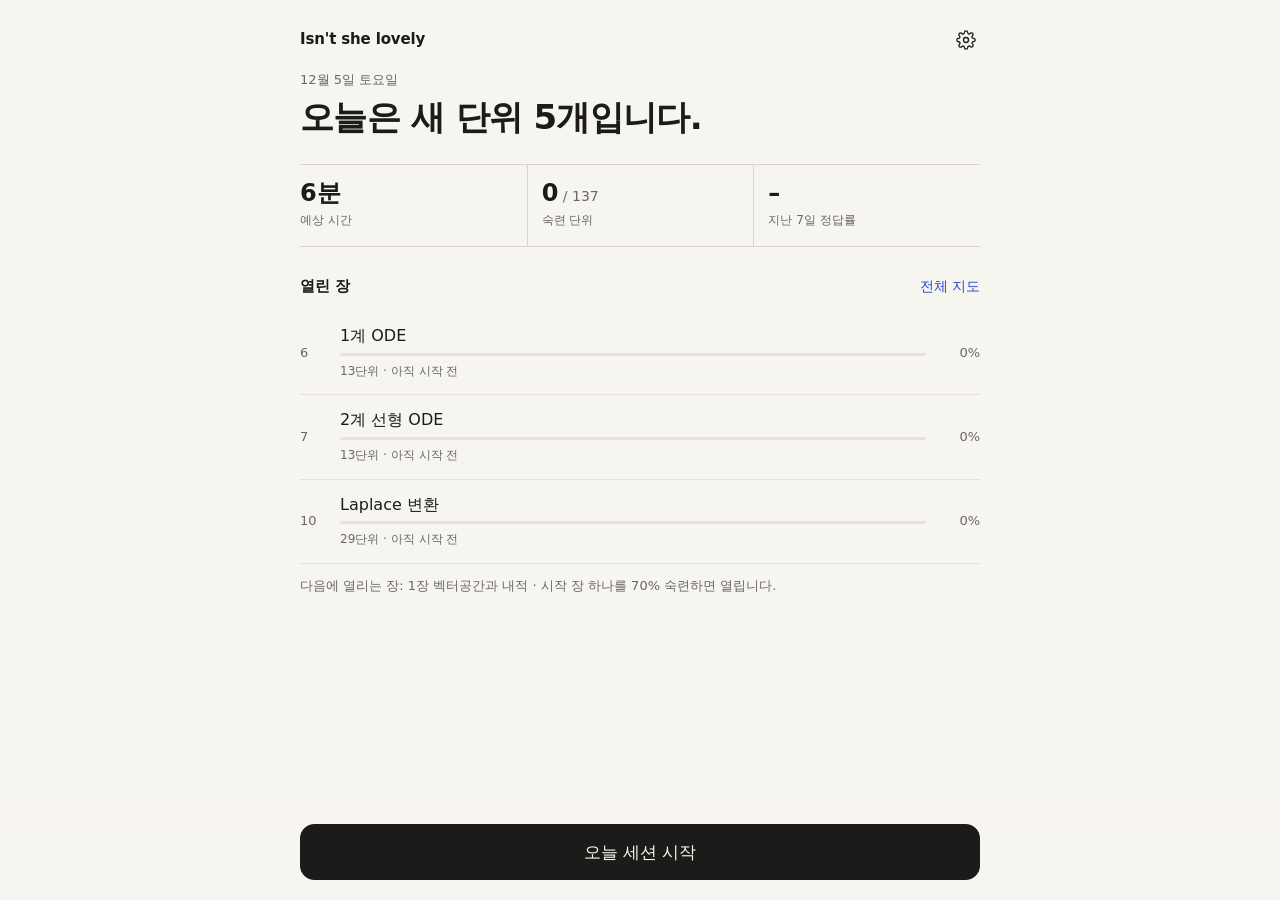
<file: index.html>
<!DOCTYPE html>
<html lang="ko">
<head>
<meta charset="utf-8">
<meta name="viewport" content="width=device-width, initial-scale=1">
<meta name="theme-color" content="#f7f5f0" media="(prefers-color-scheme: light)">
<meta name="theme-color" content="#151412" media="(prefers-color-scheme: dark)">
<title>Isn't she lovely</title>
<link rel="stylesheet" href="app/vendor/katex/katex.min.css">
<link rel="stylesheet" href="app/css/style.css?v=067e1ca819">
<link rel="stylesheet" href="app/css/game.css?v=067e1ca819">
<script src="app/vendor/katex/katex.min.js"></script>
<script type="importmap" id="stamp">{"imports": {"./app/js/check.js": "./app/js/check.js?v=067e1ca819", "./app/js/engine.js": "./app/js/engine.js?v=067e1ca819", "./app/js/game.js": "./app/js/game.js?v=067e1ca819", "./app/js/modes.js": "./app/js/modes.js?v=067e1ca819", "./app/js/packs.js": "./app/js/packs.js?v=067e1ca819", "./app/js/session.js": "./app/js/session.js?v=067e1ca819", "./app/js/store.js": "./app/js/store.js?v=067e1ca819", "./app/js/sync.js": "./app/js/sync.js?v=067e1ca819", "./app/js/tex.js": "./app/js/tex.js?v=067e1ca819"}}</script>
</head>
<body class="game">

<section id="home" class="view">
  <header class="top">
    <div class="brand">Isn't she lovely</div>
    <button class="iconbtn" id="open-settings" aria-label="설정" aria-haspopup="dialog">
      <svg width="20" height="20" viewBox="0 0 24 24" fill="none" stroke="currentColor" stroke-width="1.6" aria-hidden="true"><circle cx="12" cy="12" r="3"></circle><path d="M19.4 15a1.7 1.7 0 0 0 .3 1.8l.1.1a2 2 0 1 1-2.8 2.8l-.1-.1a1.7 1.7 0 0 0-1.8-.3 1.7 1.7 0 0 0-1 1.5V21a2 2 0 1 1-4 0v-.1a1.7 1.7 0 0 0-1.1-1.5 1.7 1.7 0 0 0-1.8.3l-.1.1a2 2 0 1 1-2.8-2.8l.1-.1a1.7 1.7 0 0 0 .3-1.8 1.7 1.7 0 0 0-1.5-1H3a2 2 0 1 1 0-4h.1a1.7 1.7 0 0 0 1.5-1.1 1.7 1.7 0 0 0-.3-1.8l-.1-.1a2 2 0 1 1 2.8-2.8l.1.1a1.7 1.7 0 0 0 1.8.3H9a1.7 1.7 0 0 0 1-1.5V3a2 2 0 1 1 4 0v.1a1.7 1.7 0 0 0 1 1.5 1.7 1.7 0 0 0 1.8-.3l.1-.1a2 2 0 1 1 2.8 2.8l-.1.1a1.7 1.7 0 0 0-.3 1.8V9a1.7 1.7 0 0 0 1.5 1H21a2 2 0 1 1 0 4h-.1a1.7 1.7 0 0 0-1.5 1z"></path></svg>
    </button>
  </header>
  <main>
    <section class="today" id="today"><p class="note">불러오는 중…</p></section>
    <section class="open-chs">
      <div class="sec-head"><h2>열린 장</h2><button class="linkbtn" id="map-toggle" aria-expanded="false" aria-controls="map-wrap">전체 지도</button></div>
      <div id="open-list" class="chlist"></div>
      <p class="note" id="next-open"></p>
    </section>
    <section class="mapwrap" id="map-wrap" hidden>
      <p class="note">막대는 배운 단위의 기억 유지 평균입니다. 시간이 지나면 줄어들고, 복습하면 다시 찹니다.</p>
      <label class="switch small"><input type="checkbox" id="map-unbuilt"> 준비 중인 장도 보기</label>
      <div id="map"></div>
    </section>
  </main>
</section>

<div id="settings" class="modal" hidden role="dialog" aria-modal="true" aria-labelledby="settings-title">
  <div class="sheet settings">
    <div class="sheet-head"><h2 id="settings-title">설정</h2><button class="iconbtn" id="settings-close" aria-label="닫기"><svg width="18" height="18" viewBox="0 0 24 24" fill="none" stroke="currentColor" stroke-width="1.8" aria-hidden="true"><path d="M6 6l12 12M18 6L6 18"></path></svg></button></div>

      
      <div class="row">
        <label>세션 길이
          <select id="set-min"><option value="5">5분</option><option value="10">10분</option><option value="15">15분</option></select>
        </label>
        <label>하루 새 단위
          <select id="set-new"><option>1</option><option>2</option><option>3</option><option>4</option><option>5</option><option>6</option><option>8</option></select>
        </label>
        <label>제한시간
          <select id="set-time"><option value="1">기본</option><option value="1.5">1.5배</option><option value="2">2배</option><option value="3">3배</option></select>
        </label>
        <label>풀이 비중
          <select id="set-boost"><option value="0">기본</option><option value="1">높게</option></select>
        </label>
        <label class="switch"><input type="checkbox" id="set-test"> 테스트 모드: 모든 장 열기</label>
      </div>
      <p class="note"><a href="check.html">점검 화면</a>에서 기록 내보내기·가져오기와 팩 점검을 할 수 있습니다.</p>
      <div class="sync" id="sync">
        <h3>기기 동기화 (GitHub Gist)</h3>
        <div id="sync-off">
          <p class="note">기기마다 같은 토큰을 한 번 넣으면, 비밀 Gist 하나에 기록이 모여 폰과 컴퓨터가 같은 진행을 봅니다. 토큰은 Gist 권한만 주세요.</p>
          <div class="row">
            <input id="sync-token" type="password" autocomplete="off" spellcheck="false" placeholder="ghp_… 또는 github_pat_…">
            <button class="btn" id="sync-connect">연결</button>
          </div>
          <p class="note" id="sync-msg"></p>
        </div>
        <div id="sync-on" hidden>
          <p id="sync-status" class="note"></p>
          <div class="row">
            <button class="btn" id="sync-now">지금 동기화</button>
            <button class="btn ghost" id="sync-disconnect">연결 해제</button>
          </div>
        </div>
      </div>
  </div>
</div>

<section id="chapter" class="view" hidden>
  <main>
    <button class="linkbtn back" id="ch-back"><svg width="16" height="16" viewBox="0 0 24 24" fill="none" stroke="currentColor" stroke-width="2" aria-hidden="true"><path d="M15 6l-6 6 6 6"></path></svg>홈</button>
    <section class="card">
      <h2 id="ch-title"></h2>
      <p class="note" id="ch-meta"></p>
      <p id="ch-summary"></p>
      <div id="ch-actions" class="row"></div>
      <div class="scroll">
        <table class="units">
          <thead><tr><th>단위</th><th>모드</th><th class="num">문제</th><th>상태</th><th>기억</th><th>다음 복습</th><th></th></tr></thead>
          <tbody id="ch-units"></tbody>
        </table>
      </div>
    </section>
    <section class="card chsum" id="ch-sum"></section>
  </main>
</section>

<section id="session" class="view" hidden>
  <div class="sbar">
    <div class="sbar-row">
      <button class="iconbtn" id="s-quit" aria-label="세션 끝내기"><svg width="18" height="18" viewBox="0 0 24 24" fill="none" stroke="currentColor" stroke-width="1.8" aria-hidden="true"><path d="M6 6l12 12M18 6L6 18"></path></svg></button>
      <div class="prog"><i id="s-prog"></i></div>
      <span id="s-count" class="s-count"></span>
    </div>
    <div class="sbar-sub">
      <span id="s-unit" class="s-unit"></span>
      <span id="s-combo" class="combo"></span>
      <span id="s-time" class="s-time"></span>
    </div>
  </div>
  <main>
    <section class="card play" id="card"></section>
  </main>
</section>

<section id="summary" class="view" hidden>
  <main>
    <section class="card">
      <h1 class="headline">오늘 세션 끝</h1>
      <div id="sum-body"></div>
      <div class="sum-actions"><button class="btn ghost" id="sum-home">홈으로</button><button class="btn big" id="sum-more" hidden>한 판 더</button></div>
    </section>
  </main>
</section>

<div id="deriv" class="modal" hidden role="dialog" aria-modal="true" aria-labelledby="deriv-title">
  <div class="sheet">
    <div class="kicker" id="deriv-kicker"></div>
    <h2 id="deriv-title"></h2>
    <div id="deriv-body" class="deriv-body"></div>
    <div class="row"><button class="btn" id="deriv-close">닫기</button></div>
  </div>
</div>

<script type="module" src="app/js/game.js?v=067e1ca819"></script>
</body>
</html>
</file>
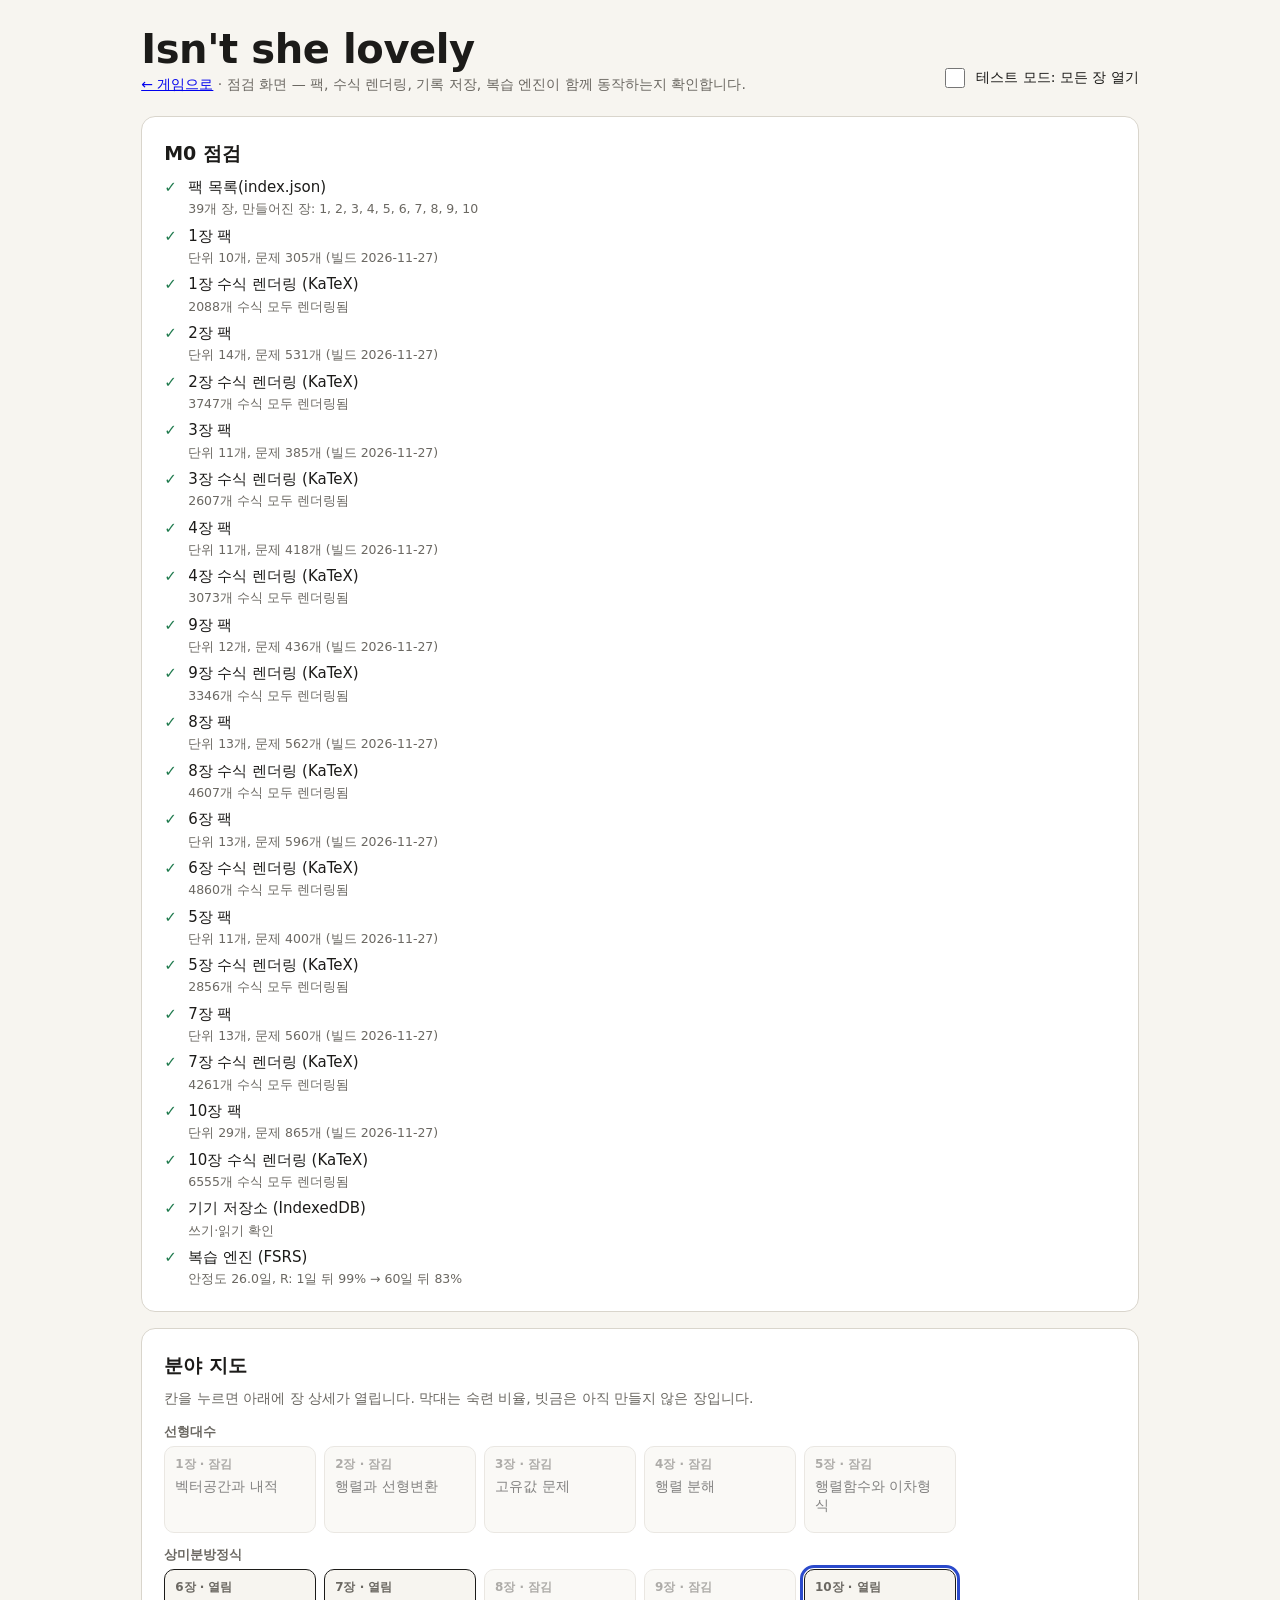
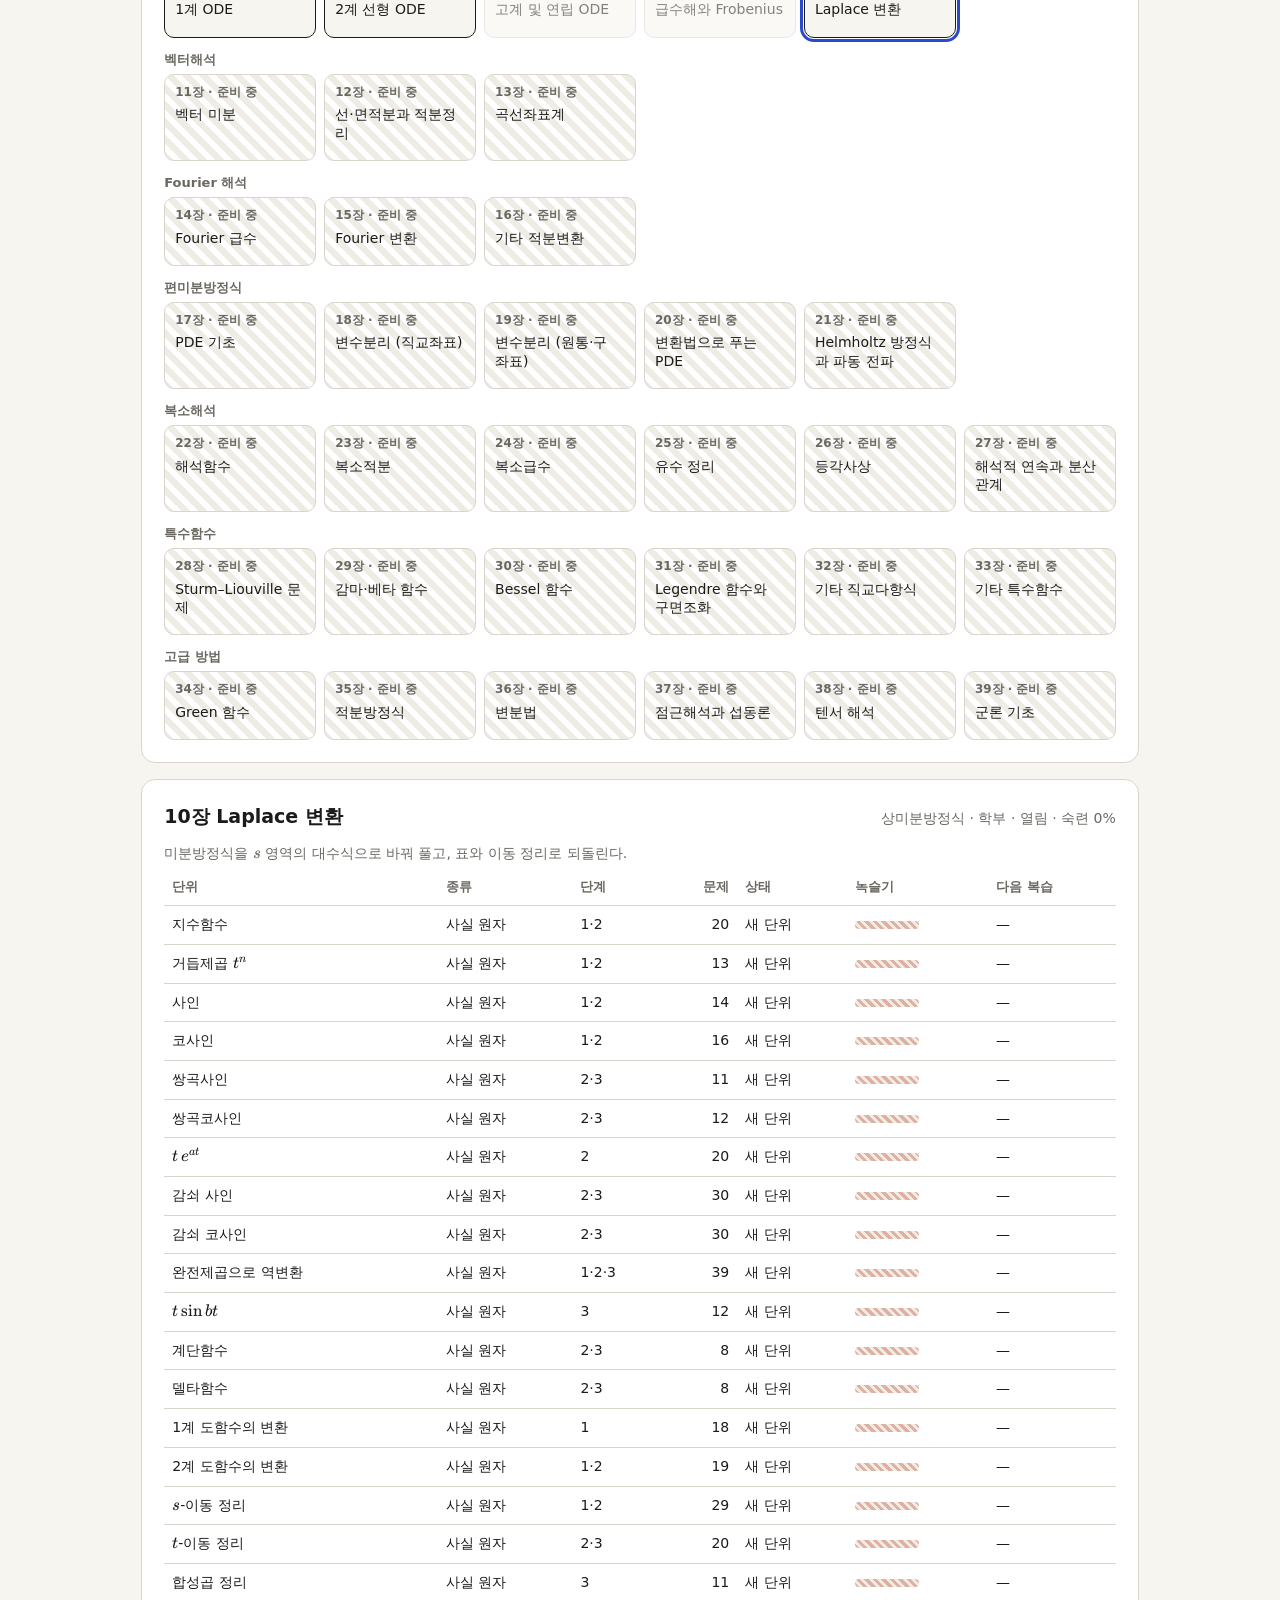
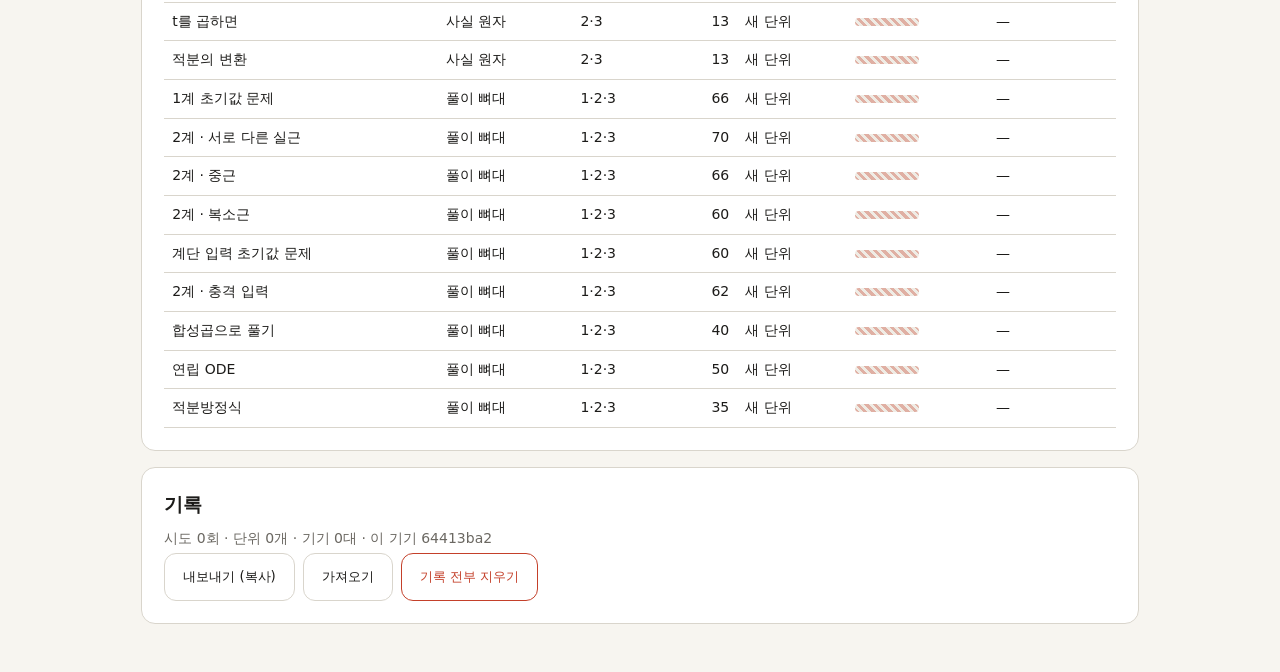
<file: check.html>
<!DOCTYPE html>
<html lang="ko">
<head>
<meta charset="utf-8">
<meta name="viewport" content="width=device-width, initial-scale=1">
<title>점검 · Isn't she lovely</title>
<link rel="stylesheet" href="app/vendor/katex/katex.min.css">
<link rel="stylesheet" href="app/css/style.css?v=067e1ca819">
<script src="app/vendor/katex/katex.min.js"></script>
<script type="importmap" id="stamp">{"imports": {"./app/js/check.js": "./app/js/check.js?v=067e1ca819", "./app/js/engine.js": "./app/js/engine.js?v=067e1ca819", "./app/js/game.js": "./app/js/game.js?v=067e1ca819", "./app/js/modes.js": "./app/js/modes.js?v=067e1ca819", "./app/js/packs.js": "./app/js/packs.js?v=067e1ca819", "./app/js/session.js": "./app/js/session.js?v=067e1ca819", "./app/js/store.js": "./app/js/store.js?v=067e1ca819", "./app/js/sync.js": "./app/js/sync.js?v=067e1ca819", "./app/js/tex.js": "./app/js/tex.js?v=067e1ca819"}}</script>
</head>
<body>
<header class="top">
  <div>
    <h1>Isn't she lovely</h1>
    <p class="sub"><a href="./">← 게임으로</a> · 점검 화면 — 팩, 수식 렌더링, 기록 저장, 복습 엔진이 함께 동작하는지 확인합니다.</p>
  </div>
  <label class="switch"><input type="checkbox" id="test-mode"> 테스트 모드: 모든 장 열기</label>
</header>

<main>
  <section class="card" id="checks">
    <h2>M0 점검</h2>
    <ul class="checks" id="check-list"><li class="wait">점검 중…</li></ul>
  </section>

  <section class="card">
    <h2>분야 지도</h2>
    <p class="note">칸을 누르면 아래에 장 상세가 열립니다. 막대는 숙련 비율, 빗금은 아직 만들지 않은 장입니다.</p>
    <div id="map"></div>
  </section>

  <section class="card" id="chapter" hidden>
    <div class="ch-head">
      <h2 id="ch-title"></h2>
      <span class="note" id="ch-meta"></span>
    </div>
    <p id="ch-summary" class="note"></p>
    <div class="scroll">
      <table class="units">
        <thead><tr><th>단위</th><th>종류</th><th>단계</th><th class="num">문제</th><th>상태</th><th>녹슬기</th><th>다음 복습</th></tr></thead>
        <tbody id="unit-rows"></tbody>
      </table>
    </div>
  </section>

  <section class="card" id="sample" hidden>
    <div class="ch-head">
      <h2 id="sample-title"></h2>
      <button class="btn ghost" id="sample-next">다른 문제</button>
    </div>
    <div id="sample-body"></div>
    <div class="grades" id="grades">
      <span class="note">직접 등급 기록 (엔진 테스트용):</span>
      <button class="btn ghost" data-g="1">Again</button>
      <button class="btn ghost" data-g="2">Hard</button>
      <button class="btn ghost" data-g="3">Good</button>
      <button class="btn ghost" data-g="4">Easy</button>
    </div>
    <p class="note" id="sample-msg"></p>
  </section>

  <section class="card">
    <h2>기록</h2>
    <p class="note" id="log-stats"></p>
    <div class="row">
      <button class="btn ghost" id="log-copy">내보내기 (복사)</button>
      <button class="btn ghost" id="log-import-open">가져오기</button>
      <button class="btn ghost danger" id="log-reset">기록 전부 지우기</button>
    </div>
    <div id="import-box" hidden>
      <textarea id="import-text" rows="5" placeholder="다른 기기에서 내보낸 기록(JSON)을 붙여넣으세요"></textarea>
      <button class="btn" id="log-import">합치기</button>
    </div>
    <div id="confirm-box" hidden class="confirm">
      <span>이 기기의 기록을 모두 지웁니다. 되돌릴 수 없습니다.</span>
      <button class="btn danger" id="log-reset-yes">지우기</button>
      <button class="btn ghost" id="log-reset-no">취소</button>
    </div>
  </section>
</main>
<script type="module" src="app/js/check.js?v=067e1ca819"></script>
</body>
</html>
</file>
<file: app/css/style.css>
:root {
  color-scheme: light dark;
  /* A안 · 종이와 잉크: 미색 종이, 먹색 글자, 상태색은 세 가지(파랑 진행 · 초록 정답 · 주황빨강 오답)만 */
  --bg: light-dark(#f7f5f0, #151412);
  --card: light-dark(#ffffff, #1f1d1a);
  --ink: light-dark(#1c1b19, #edeae3);
  --ink2: light-dark(#3b3934, #cfcac0);
  --mute: light-dark(#6b6862, #a19c92);
  --line: light-dark(#d9d5cc, #34312c);
  --line2: light-dark(#e6e2d9, #2a2824);
  --soft: light-dark(#efece5, #26241f);
  --red: light-dark(#c4402a, #e36a4f);
  --blue: light-dark(#2b4acb, #8ea2f2);
  --ok: light-dark(#1f7a4d, #5cc08a);
  --radius: 14px;
}
* { box-sizing: border-box; min-width: 0; }
[hidden] { display: none !important; }
body {
  margin: 0; color: var(--ink); background: var(--bg);
  font: 16px/1.55 "Pretendard", -apple-system, BlinkMacSystemFont, "Apple SD Gothic Neo", "Noto Sans KR", "Malgun Gothic", system-ui, sans-serif;
  -webkit-font-smoothing: antialiased; -webkit-tap-highlight-color: transparent;
}
.top { display: flex; flex-wrap: wrap; gap: 12px 24px; align-items: end; justify-content: space-between;
  padding: 28px max(4vw, 16px) 8px; max-width: 1100px; margin: 0 auto; }
h1 { margin: 0; font-size: clamp(28px, 5vw, 40px); line-height: 1.05; letter-spacing: -0.01em; }
h2 { margin: 0 0 8px; font-size: 19px; }
.sub, .note { color: var(--mute); font-size: 14px; margin: 4px 0; }
main { max-width: 1100px; margin: 0 auto; padding: 8px max(4vw, 16px) 48px; display: grid; gap: 16px; }
.card { background: var(--card); border: 1px solid var(--line); border-radius: var(--radius); padding: clamp(14px, 3vw, 22px); }
.switch { font-size: 14px; display: flex; gap: 8px; align-items: center; min-height: 44px; cursor: pointer; }
.switch input { width: 20px; height: 20px; }
.checks { list-style: none; margin: 0; padding: 0; display: grid; gap: 6px; }
.checks li { display: grid; grid-template-columns: 1.6em minmax(0, 1fr); font-size: 15px; }
.checks li::before { font-weight: 700; }
.checks li.ok::before { content: "✓"; color: var(--ok); }
.checks li.fail::before { content: "✕"; color: var(--red); }
.checks li.wait::before { content: "…"; color: var(--mute); }
.checks small { color: var(--mute); display: block; }
.part { margin: 12px 0 4px; font-size: 13px; color: var(--mute); font-weight: 600; }
.tiles { display: grid; grid-template-columns: repeat(auto-fill, minmax(150px, 1fr)); gap: 8px; }
.tile { text-align: left; border: 1.5px solid var(--line); border-radius: 10px; padding: 8px 10px; background: var(--bg);
  color: var(--ink); cursor: pointer; min-height: 64px; display: flex; flex-direction: column; gap: 4px; font: inherit; }
.tile b { font-size: 12px; color: var(--mute); font-weight: 600; }
.tile span { font-size: 14px; line-height: 1.3; }
.tile.open { border-color: var(--ink); }
.tile.locked { opacity: .55; }
.tile.unbuilt { background: repeating-linear-gradient(45deg, var(--soft) 0 6px, transparent 6px 12px); cursor: default; }
.tile.sel { outline: 3px solid var(--blue); outline-offset: 1px; }
.bar { height: 6px; border-radius: 3px; background: var(--soft); overflow: hidden; margin-top: auto; }
.bar i { display: block; height: 100%; background: var(--blue); }
.ch-head { display: flex; flex-wrap: wrap; gap: 8px 16px; align-items: baseline; justify-content: space-between; }
.scroll { overflow-x: auto; }
table.units { width: 100%; border-collapse: collapse; font-size: 14px; }
.units th, .units td { text-align: left; padding: 8px 8px; border-bottom: 1px solid var(--line); white-space: nowrap; }
.units th { color: var(--mute); font-weight: 600; font-size: 13px; }
.units td.num, .units th.num { text-align: right; }
.units tr { cursor: pointer; }
.units tr:hover td { background: var(--soft); }
.units tr.sel td { background: color-mix(in srgb, var(--blue) 12%, transparent); }
.rust { display: inline-block; width: 64px; height: 8px; border-radius: 4px; vertical-align: middle;
  background: repeating-linear-gradient(45deg, color-mix(in srgb, var(--red) 35%, transparent) 0 3px, transparent 3px 6px), var(--soft); overflow: hidden; }
.rust i { display: block; height: 100%; background: var(--blue); }
.prompt { font-size: clamp(22px, 4vw, 30px); margin: 10px 0 16px; overflow-x: auto; }
.opts { display: grid; grid-template-columns: repeat(2, minmax(0, 1fr)); gap: 10px; }
.opt { min-height: 64px; font-size: 20px; border: 1.5px solid var(--line); border-radius: 12px; background: var(--bg); color: var(--ink);
  cursor: pointer; padding: 8px; overflow-x: auto; }
.opt.good { border-color: var(--ok); background: color-mix(in srgb, var(--ok) 14%, var(--bg)); }
.opt.bad { border-color: var(--red); background: color-mix(in srgb, var(--red) 12%, var(--bg)); }
.steps { counter-reset: n; display: grid; gap: 6px; margin: 8px 0; }
.step { border: 1.5px solid var(--line); border-radius: 10px; padding: 8px 12px; overflow-x: auto; font-size: 18px; }
.step.dec { border-style: dashed; border-color: var(--red); }
.step small { display: block; font-size: 13px; color: var(--mute); }
.grades { display: flex; flex-wrap: wrap; gap: 8px; align-items: center; margin-top: 16px; }
.btn { min-height: 48px; padding: 8px 18px; border-radius: 12px; border: 1px solid var(--ink); background: var(--ink); color: var(--bg);
  font: 600 15px/1 inherit; font-family: inherit; cursor: pointer; }
.btn.ghost { background: transparent; color: var(--ink); border-color: var(--line); }
.btn.danger { border-color: var(--red); color: var(--red); background: transparent; }
.btn.danger:not(.ghost) { background: var(--red); color: #fff; }
.row { display: flex; flex-wrap: wrap; gap: 8px; }
textarea { width: 100%; margin: 10px 0; font: 14px/1.4 ui-monospace, monospace; border-radius: 10px; border: 1.5px solid var(--line);
  background: var(--bg); color: var(--ink); padding: 10px; }
.confirm { display: flex; flex-wrap: wrap; gap: 8px; align-items: center; margin-top: 10px; font-size: 14px; }
button:focus-visible, input:focus-visible { outline: 3px solid var(--blue); outline-offset: 2px; }
@media (max-width: 560px) { .opts { grid-template-columns: minmax(0, 1fr); } }
</file>
<file: app/css/game.css>
/* 게임 화면 전용 (style.css 위에 덧씌움) */
.game main { padding-top: 12px; }
.today { display: grid; gap: 16px; }
.today-nums { display: flex; flex-wrap: wrap; gap: 12px 28px; }
.num b { display: block; font-size: 30px; line-height: 1.1; }
.num span { font-size: 13px; color: var(--mute); }
.btn.big { min-height: 56px; font-size: 18px; padding: 12px 24px; justify-self: start; }
.btn.small { min-height: 36px; padding: 6px 12px; font-size: 14px; }
.settings label { display: flex; gap: 8px; align-items: center; font-size: 15px; min-height: 44px; }
select { font: inherit; padding: 8px 10px; border-radius: 8px; border: 1.5px solid var(--line); background: var(--bg); color: var(--ink); min-height: 40px; }

.ch-tile { text-align: left; border: 1.5px solid var(--line); border-radius: 10px; padding: 8px 10px; background: var(--bg);
  color: var(--ink); cursor: pointer; min-height: 72px; display: flex; flex-direction: column; gap: 3px; font: inherit; }
.ch-tile b { font-size: 12px; color: var(--mute); font-weight: 600; }
.ch-tile span { font-size: 14px; line-height: 1.3; }
.ch-tile small { font-size: 12px; color: var(--mute); }
.ch-tile.open { border-color: var(--ink); }
.ch-tile.locked { opacity: .6; }
.ch-tile.unbuilt { background: repeating-linear-gradient(45deg, var(--soft) 0 6px, transparent 6px 12px); cursor: default; opacity: .7; }
.rustbar { height: 7px; border-radius: 4px; margin-top: auto; overflow: hidden;
  background: repeating-linear-gradient(45deg, color-mix(in srgb, var(--red) 40%, transparent) 0 3px, transparent 3px 6px), var(--soft); }
.rustbar i { display: block; height: 100%; background: var(--blue); }

.sbar { position: sticky; top: 0; z-index: 5; background: color-mix(in srgb, var(--bg) 92%, transparent); backdrop-filter: blur(6px);
  border-bottom: 1px solid var(--line); }
.sbar-row { max-width: 1100px; margin: 0 auto; display: flex; gap: 14px; align-items: center; padding: 8px max(4vw, 16px); font-size: 14px; }
.s-unit { flex: 1; color: var(--mute); white-space: nowrap; overflow: hidden; text-overflow: ellipsis; }
.combo { color: var(--red); font-weight: 700; }
.prog { height: 4px; background: var(--soft); }
.prog i { display: block; height: 100%; width: 0; background: var(--blue); transition: width .3s; }
.play { min-height: 60vh; }
.kicker { font-size: 13px; color: var(--mute); font-weight: 600; margin-bottom: 6px; }
.intro-title { font-size: clamp(24px, 5vw, 34px); margin: 4px 0 10px; }
.intro-hint { font-size: 18px; line-height: 1.6; margin: 0 0 12px; max-width: 60ch; }
.prompt.small { font-size: clamp(18px, 3.4vw, 24px); }
.tbar { height: 6px; background: var(--soft); border-radius: 3px; overflow: hidden; margin: -4px 0 14px; }
.tbar i { display: block; height: 100%; width: 100%; background: var(--red); }
.opt { position: relative; }
.opt small { position: absolute; left: 8px; top: 5px; font-size: 11px; color: var(--mute); }
.fb { margin-top: 14px; min-height: 40px; font-size: 15px; display: grid; gap: 10px; justify-items: start; }
.fb .ok { color: var(--ok); }
.fb .no { color: var(--red); }
.hint { margin: 0; padding: 10px 12px; border-left: 3px solid var(--blue); background: var(--soft); border-radius: 6px; max-width: 70ch; }
.cols { display: grid; grid-template-columns: minmax(0, 1fr) minmax(0, 1fr); gap: 14px; margin: 8px 0 12px; }
@media (max-width: 760px) { .cols { grid-template-columns: minmax(0, 1fr); } }
.lab { font-size: 13px; color: var(--mute); margin-bottom: 4px; }
.slots, .pool { border: 1.5px solid var(--line); border-radius: 12px; padding: 8px; min-height: 140px; background: var(--bg); counter-reset: n; }
.blk { display: block; width: 100%; text-align: left; font-size: 17px; padding: 10px 12px 10px 34px; margin: 6px 0; border: 1.5px solid var(--line);
  border-radius: 10px; background: var(--card); color: var(--ink); cursor: pointer; position: relative; min-height: 48px; overflow-x: auto; font-family: inherit; }
.slots .blk::before { counter-increment: n; content: counter(n); position: absolute; left: 10px; top: 12px; font-size: 12px; color: var(--mute); }
.blk.err { border-color: var(--red); background: color-mix(in srgb, var(--red) 8%, var(--card)); }
.blk.done { border-color: var(--ok); }
.blk.fixed { opacity: .75; border-style: dashed; cursor: default; }
.conn { border: 1.5px dashed var(--blue); border-radius: 12px; padding: 12px 14px; background: color-mix(in srgb, var(--blue) 7%, var(--card)); max-width: 70ch; }
.conn b { color: var(--blue); font-size: 14px; }
.conn p { margin: 6px 0 0; }

.modal { position: fixed; inset: 0; z-index: 20; background: rgba(10, 12, 16, .45); display: flex; align-items: flex-start; justify-content: center;
  padding: max(5vh, 16px) 12px; overflow-y: auto; }
.sheet { background: var(--card); border: 1.5px solid var(--line); border-radius: 16px; width: min(720px, 100%); padding: clamp(16px, 3vw, 26px);
  box-shadow: 0 20px 50px -20px rgba(0, 0, 0, .5); }
.sheet h2 { margin: 2px 0 12px; }
.deriv-body p { margin: 0 0 10px; line-height: 1.7; font-size: 17px; }
.deriv-body .katex-display { margin: 6px 0 14px; overflow-x: auto; overflow-y: hidden; padding: 2px 0; }
.fb .row, .intro-actions { display: flex; gap: 8px; flex-wrap: wrap; }
.units .btn.small { min-height: 32px; }

/* 좁은 화면: 문제는 글자와 수식 조각 단위로 줄바꿈, 넘치는 수식은 줄여서 맞춤 */
.prompt.flow, .mline { text-align: center; line-height: 1.9; overflow-wrap: anywhere; word-break: keep-all; }
.prompt.flow { overflow-x: visible; }
.mline + .mline { margin-top: 4px; }
.mchunk { display: inline-block; max-width: 100%; vertical-align: middle; overflow-x: auto; overflow-y: hidden; padding: 2px 1px; }
.opts.one { grid-template-columns: minmax(0, 1fr); }
.opt, .blk, .step { max-width: 100%; }
.mchunk .katex { white-space: nowrap; }
.opt .katex, .blk .katex { white-space: normal; }  /* 인라인 수식은 = · + 뒤에서 줄바꿈 가능 */
@media (max-width: 520px) {
  .prompt { font-size: 20px; }
  .opt { font-size: 18px; padding: 8px 6px 8px 18px; }
  .blk { font-size: 16px; padding: 10px 8px 10px 26px; }
  .slots .blk::before { left: 8px; }
}

/* 유도 창: 문제 상황 → 예시 문제 → 유도 */
.deriv-body .goal { border-left: 3px solid var(--blue); background: color-mix(in srgb, var(--blue) 7%, var(--card)); border-radius: 8px;
  padding: 10px 12px; margin: 0 0 12px; }
.deriv-body .goal p { margin: 4px 0 0; }
.deriv-body .example { border: 1.5px dashed var(--line); border-radius: 10px; padding: 10px 12px; margin: 0 0 14px; }
.deriv-body .example summary { cursor: pointer; list-style: none; }
.deriv-body .example summary::-webkit-details-marker { display: none; }
.deriv-body .ex-q { margin-top: 6px; font-size: 17px; text-align: left; }
.deriv-body .ex-q.flow, .deriv-body .ex-q .mline { text-align: left; }
.deriv-body .ex-a { margin-top: 10px; padding-top: 8px; border-top: 1px solid var(--line); font-size: 17px; }
.deriv-body .ex-a .mline { text-align: left; }
.deriv-body .ex-a small { color: var(--mute); margin-right: 4px; }
.deriv-lab { margin-top: 4px; }
.deriv-body .katex-display { max-width: 100%; }

/* 좁은 화면의 장 표: 단위·상태·기억·유도만 남겨 옆으로 밀지 않게 */
@media (max-width: 560px) {
  .units th:nth-child(2), .units td:nth-child(2),
  .units th:nth-child(3), .units td:nth-child(3),
  .units th:nth-child(6), .units td:nth-child(6) { display: none; }
  .units td, .units th { padding-left: 6px; padding-right: 6px; }
  .units .rust { width: 40px; }
  .units td:first-child { white-space: normal; overflow-wrap: anywhere; }
  .units td:first-child .katex { white-space: normal; }
}

/* 기기 동기화 */
.sync { margin-top: 14px; padding-top: 12px; border-top: 1px solid var(--line); }
.sync h3 { font-size: 15px; margin: 0 0 4px; }
.sync .row { flex-wrap: wrap; }
#sync-token { flex: 1 1 220px; min-width: 0; min-height: 44px; font: 14px ui-monospace, Menlo, monospace; padding: 0 10px;
  border: 1.5px solid var(--line); border-radius: 10px; background: var(--card); color: var(--ink); }
#sync-status a { color: var(--blue); }

/* 오류 사냥 */
.hunt-lab { margin: 10px 0 6px; font-size: 14px; color: var(--ink); font-weight: 600; }
.slots.hunt .blk { width: 100%; text-align: left; }
.slots.hunt .blk:disabled { opacity: 1; cursor: default; }
.blk.miss { opacity: .45 !important; text-decoration: line-through; }
.blk.fixed-line { border-color: var(--ok); background: color-mix(in srgb, var(--ok) 10%, var(--card)); }
.hunt-stage .opts { margin-top: 10px; }
.opts.types .opt { font-size: 15px; padding: 12px 8px 12px 22px; }

/* 분수가 든 보기에 세로 스크롤바가 생기지 않게 (overflow-x: auto는 세로도 auto로 만든다) */
.opt, .blk { overflow-y: hidden; }
.opt .katex, .blk .katex { padding: 2px 0; }

/* 해설 */
.explain { margin-top: 8px; padding: 10px 12px; border-left: 3px solid var(--ok); background: color-mix(in srgb, var(--ok) 6%, var(--card)); border-radius: 8px; font-size: 15px; }
.explain p { margin: 4px 0; }
.explain .katex-display, .deriv-body .explain .katex-display { margin: 6px 0; overflow-x: auto; overflow-y: hidden; }

/* 세션 뒤 문제 다시 보기 */
.review { margin-top: 18px; text-align: left; }
.review-head { display: flex; align-items: center; justify-content: space-between; gap: 8px; flex-wrap: wrap; }
.review-head h3 { margin: 0; font-size: 16px; }
.switch.small { min-height: 32px; font-size: 13px; }
.review-list { display: flex; flex-direction: column; gap: 6px; margin-top: 6px; }
.review-row { display: grid; grid-template-columns: 22px minmax(0, 1fr) auto; gap: 8px; align-items: center; text-align: left; width: 100%;
  border: 1.5px solid var(--line); border-radius: 10px; background: var(--card); color: var(--ink); padding: 8px 10px; cursor: pointer; font: inherit; }
.review-row.no { border-color: color-mix(in srgb, var(--red) 45%, var(--line)); }
.review-row .mark { font-weight: 700; text-align: center; }
.review-row.ok .mark { color: var(--ok); }
.review-row.no .mark { color: var(--red); }
.review-row .mid { display: flex; flex-direction: column; gap: 2px; min-width: 0; }
.review-row .unit { font-size: 12px; color: var(--mute); }
.review-row .q { font-size: 15px; text-align: left; line-height: 1.6; }
.review-row .q.flow, .review-row .q .mline { text-align: left; }
.review-row .tm { font-size: 12px; color: var(--mute); white-space: nowrap; }
.rv-ans { margin: 0 0 12px; display: flex; flex-direction: column; gap: 6px; font-size: 16px; }
.rv-ans b { margin-right: 6px; font-size: 14px; }
.rv-ans .ok { color: var(--ok); } .rv-ans .no { color: var(--red); }
.opts.col { grid-template-columns: minmax(0, 1fr); }

/* 그래프 예측 */
.feat { margin: 4px 0 8px; }
.feat .note { margin: 8px 0 4px; }
.chips { display: flex; flex-wrap: wrap; gap: 6px; }
.chip { border: 1.5px solid var(--line); background: var(--card); color: var(--ink); border-radius: 999px; padding: 8px 12px; font: inherit; font-size: 14px; cursor: pointer; min-height: 40px; }
.chip.on { border-color: var(--blue); background: color-mix(in srgb, var(--blue) 12%, var(--card)); font-weight: 600; }
.chip.right { border-color: var(--ok); }
.chip:disabled { cursor: default; }
.gplots { display: grid; grid-template-columns: repeat(2, minmax(0, 1fr)); gap: 10px; margin-top: 10px; }
.gplots.one { grid-template-columns: minmax(0, 1fr); max-width: 360px; }
.gopt { position: relative; border: 1.5px solid var(--line); border-radius: 12px; background: var(--bg); padding: 6px; cursor: pointer; }
.gopt small { position: absolute; left: 8px; top: 5px; font-size: 11px; color: var(--mute); }
.gopt.good { border-color: var(--ok); background: color-mix(in srgb, var(--ok) 12%, var(--bg)); }
.gopt.bad { border-color: var(--red); background: color-mix(in srgb, var(--red) 10%, var(--bg)); }
.gplot { width: 100%; height: auto; display: block; }
.gplot .ax { stroke: var(--mute); stroke-width: 1; opacity: .6; }
.gplot .axl { fill: var(--mute); font-size: 9px; font-family: inherit; }
.gplot .crv { fill: none; stroke: var(--blue); stroke-width: 2.2; stroke-linejoin: round; stroke-linecap: round; }
.gopt.good .crv { stroke: var(--ok); }
.gopt.bad .crv { stroke: var(--red); }

/* 장 요약 */
.chsum h2 { margin-top: 0; }
.sumsec { border-top: 1px solid var(--line); padding: 8px 0; }
.sumsec > summary { cursor: pointer; font-weight: 600; font-size: 15px; padding: 4px 0; }
.ttable { width: 100%; border-collapse: collapse; margin-top: 6px; font-size: 15px; }
.ttable th, .ttable td { padding: 6px 8px; border-bottom: 1px solid var(--line); text-align: left; }
.ttable th { color: var(--mute); font-weight: 600; font-size: 13px; }
.sumitem { padding: 8px 0; border-bottom: 1px dashed var(--line); }
.sumitem:last-child { border-bottom: 0; }
.sumt { font-weight: 600; font-size: 14px; margin-bottom: 2px; }
.sumb { font-size: 15px; overflow-x: auto; overflow-y: hidden; }
.sumsteps { font-size: 13px; color: var(--mute); margin: 2px 0 4px; }
.gplots { max-width: 560px; }

/* ================================================================ A안 · 종이와 잉크 (2026-11)
   폰이 주 기기: 한 열, 엄지 닿는 아래쪽에 주 버튼, 상태색은 파랑(진행)·초록(정답)·주황빨강(오답)만. */
.game main { max-width: 720px; padding: 8px 20px 40px; gap: 20px; }
#chapter main { max-width: 1000px; }
body.locked { overflow: hidden; }
.iconbtn { width: 44px; height: 44px; border: 0; border-radius: 12px; background: transparent; color: var(--ink);
  display: inline-flex; align-items: center; justify-content: center; cursor: pointer; padding: 0; flex: none; }
.iconbtn:hover { background: var(--soft); }
.linkbtn { border: 0; background: none; color: var(--blue); font: inherit; font-size: 14px; cursor: pointer; padding: 8px 0; min-height: 40px; }
.game .note { font-size: 13px; line-height: 1.55; }

/* 홈 */
#home .top { max-width: 720px; padding: 18px 12px 0 20px; align-items: center; flex-wrap: nowrap; }
.brand { font-size: 15px; font-weight: 600; letter-spacing: -0.01em; }
#home main { padding-bottom: 120px; }
.today { display: block; }
.dateline { margin: 0; font-size: 13px; color: var(--mute); }
.headline { margin: 6px 0 0; font-size: clamp(26px, 7.4vw, 34px); line-height: 1.28; font-weight: 650; letter-spacing: -0.02em; text-wrap: balance; }
.stats { margin-top: 24px; display: grid; grid-template-columns: repeat(3, minmax(0, 1fr)); border-top: 1px solid var(--line); border-bottom: 1px solid var(--line); }
.stat { padding: 14px 0 14px 14px; border-left: 1px solid var(--line); }
.stat:first-child { padding-left: 0; border-left: 0; }
.stat b { display: block; font-size: 24px; line-height: 1.2; font-weight: 600; font-variant-numeric: tabular-nums; }
.stat b small { font-size: 14px; color: var(--mute); font-weight: 500; }
.stat span { font-size: 12px; color: var(--mute); }
.startbar { position: fixed; left: 0; right: 0; bottom: 0; z-index: 6; padding: 20px 20px calc(20px + env(safe-area-inset-bottom));
  background: linear-gradient(color-mix(in srgb, var(--bg) 0%, transparent), var(--bg) 38%); display: flex; justify-content: center; pointer-events: none; }
.startbar .btn.big { pointer-events: auto; width: min(680px, 100%); min-height: 56px; border-radius: 14px; font-size: 17px; justify-self: auto; }
.today .alert { margin-top: 12px; }
.sec-head { display: flex; align-items: baseline; justify-content: space-between; }
.sec-head h2 { font-size: 15px; font-weight: 600; margin: 0; }
.chlist { display: flex; flex-direction: column; margin-top: 4px; }
.chrow { display: flex; align-items: center; gap: 14px; padding: 14px 0; border: 0; border-bottom: 1px solid var(--line2); background: none;
  color: inherit; font: inherit; text-align: left; cursor: pointer; width: 100%; }
.chrow:hover .chtitle { color: var(--blue); }
.chno { width: 26px; flex: none; font-size: 13px; color: var(--mute); font-variant-numeric: tabular-nums; }
.chmid { flex: 1; display: flex; flex-direction: column; gap: 6px; }
.chtitle { font-size: 16px; font-weight: 500; line-height: 1.35; }
.chsub { font-size: 12px; color: var(--mute); }
.meter { display: block; height: 3px; border-radius: 2px; background: var(--line2); overflow: hidden; }
.meter i { display: block; height: 100%; background: var(--blue); border-radius: 2px; }
.chpct { width: 40px; flex: none; text-align: right; font-size: 13px; color: var(--mute); font-variant-numeric: tabular-nums; }
#next-open { margin-top: 12px; }
.mapwrap .switch { margin: 0 0 4px; }
.ch-tile { border-width: 1px; border-radius: 12px; background: var(--card); }
.ch-tile.open { border-color: var(--line); box-shadow: inset 3px 0 0 var(--blue); }
.rustbar { height: 3px; background: var(--line2); }

/* 설정 창: 폰에서는 아래에서 올라오는 판 */
.sheet-head { display: flex; align-items: center; justify-content: space-between; margin: -6px -8px 8px 0; }
.sheet-head h2 { margin: 0; }
.settings .row { flex-direction: column; gap: 2px; }
.settings label { justify-content: space-between; border-bottom: 1px solid var(--line2); min-height: 52px; }
.settings label.switch { justify-content: flex-start; }
@media (max-width: 600px) {
  .modal#settings { align-items: flex-end; padding: 0; }
  .modal#settings .sheet { border-radius: 20px 20px 0 0; border-bottom: 0; max-height: 88vh; overflow-y: auto; padding-bottom: calc(20px + env(safe-area-inset-bottom)); }
}

/* 세션 상단: 닫기 · 진행 막대 · 번호 / 단위 · 콤보 · 시간 */
.sbar { background: color-mix(in srgb, var(--bg) 94%, transparent); border-bottom: 0; }
.sbar-row { max-width: 720px; padding: 8px 20px 0 8px; gap: 10px; }
.sbar-row .prog { flex: 1; height: 4px; border-radius: 2px; background: var(--line2); overflow: hidden; }
.sbar-row .prog i { background: var(--ink); border-radius: 2px; }
.s-count { font-size: 13px; color: var(--mute); min-width: 40px; text-align: right; font-variant-numeric: tabular-nums; }
.sbar-sub { max-width: 720px; margin: 0 auto; display: flex; gap: 12px; align-items: baseline; padding: 2px 20px 10px; font-size: 13px; color: var(--mute); }
.sbar-sub .s-unit { flex: 1; }
.combo { color: var(--blue); font-weight: 600; }
.s-time { font-variant-numeric: tabular-nums; }

/* 문제 화면: 카드 테두리 없이 종이 위에 문제, 흰 카드 보기 */
.card.play { background: transparent; border: 0; padding: 12px 0 0; min-height: auto; }
.play .prompt { font-size: clamp(21px, 5.6vw, 28px); margin: 18px 0 18px; }
.play .prompt.small { font-size: clamp(17px, 4.6vw, 22px); }
.tbar { height: 2px; border-radius: 1px; background: var(--line2); margin: 0 0 20px; }
.tbar i { background: color-mix(in srgb, var(--ink) 30%, transparent); }
.opts { gap: 10px; }
.opt { min-height: 60px; border: 1px solid var(--line); border-radius: var(--radius); background: var(--card); text-align: left;
  padding: 10px 16px 10px 40px; font-size: 19px; transition: border-color .12s, background .12s; }
.opt small { left: 16px; top: 50%; transform: translateY(-50%); font-size: 12px; }
.opt:not(:disabled):hover { border-color: var(--ink2); }
.opt:not(:disabled):active { transform: scale(.99); }
.opt.good { border: 1.5px solid var(--ok); background: color-mix(in srgb, var(--ok) 9%, var(--card)); }
.opt.good small { color: var(--ok); }
.opt.bad { border: 1.5px solid var(--red); background: color-mix(in srgb, var(--red) 8%, var(--card)); }
.opt.bad small { color: var(--red); }
.opt:disabled { cursor: default; color: var(--ink); }
.blk, .slots, .pool, .step { border-width: 1px; border-radius: 12px; }
.blk { background: var(--card); }
.slots, .pool { background: color-mix(in srgb, var(--soft) 60%, transparent); }
.gopt { border-width: 1px; background: var(--card); }
.chip { border-width: 1px; }

/* 피드백 판: 결과가 나오면 화면 아래에 붙어, 스크롤하지 않아도 '다음'이 엄지 밑에 있다 */
.fb { margin-top: 16px; min-height: 0; justify-items: stretch; }
.fb:not(:empty) { position: sticky; bottom: 0; z-index: 4; margin: 16px -20px 0; padding: 14px 20px calc(16px + env(safe-area-inset-bottom));
  background: var(--card); border-top: 1px solid var(--line); box-shadow: 0 -8px 24px -18px rgba(0, 0, 0, .35); max-height: 62vh; overflow-y: auto; }
.fb .ok, .fb .no { font-size: 16px; }
.fb .row { flex-wrap: nowrap; }
.fb .row > .btn:first-child { flex: 1; order: 2; }
.fb > .btn { width: 100%; }
.fb .btn { min-height: 52px; }
.fb .btn:not(.ghost) { font-size: 16px; }
.hint, .explain { border-left-width: 2px; border-radius: 0 8px 8px 0; }
.explain { background: transparent; padding: 4px 0 4px 12px; }
.hint { background: transparent; padding: 4px 0 4px 12px; border-left-color: var(--line); color: var(--ink2); }
.intro-actions { position: sticky; bottom: 0; z-index: 4; flex-wrap: nowrap !important; margin: 16px -20px 0; padding: 12px 20px calc(16px + env(safe-area-inset-bottom));
  background: linear-gradient(color-mix(in srgb, var(--bg) 0%, transparent), var(--bg) 30%); }
.intro-actions > .btn:first-child { flex: 1; order: 2; }
.intro-actions > .btn { min-height: 52px; }

/* 요약·장 화면도 같은 결 */
#summary .card, #chapter .card { border-color: var(--line2); }
.num b { font-weight: 600; font-variant-numeric: tabular-nums; }
.units tr:hover td { background: var(--soft); }
.modal { background: rgba(20, 18, 15, .42); }
.sheet { border: 1px solid var(--line); border-radius: 18px; }

@media (min-width: 900px) {
  /* 컴퓨터: 같은 한 열을 가운데에, 보기는 두 열 */
  .play .opts:not(.one):not(.col) { grid-template-columns: repeat(2, minmax(0, 1fr)); }
  .fb:not(:empty) { margin: 16px 0 0; border: 1px solid var(--line); border-radius: var(--radius); bottom: 16px; }
  .intro-actions { margin: 16px 0 0; padding: 12px 0 0; }
}
@media (max-width: 520px) {
  .game main { padding-left: 16px; padding-right: 16px; }
  .fb:not(:empty), .intro-actions { margin-left: -16px; margin-right: -16px; padding-left: 16px; padding-right: 16px; }
  .opt { font-size: 18px; padding: 10px 12px 10px 34px; }
  .opt small { left: 13px; }
}
/* 결과 판은 화면 맨 아래에 닿게: 문제 카드가 화면 높이를 채우고 판은 그 끝에 */
#session main { padding-bottom: 0; }
#session .card.play { display: flex; flex-direction: column; min-height: calc(100dvh - 72px); }
#session .card.play > * { flex: none; }
#session .fb:not(:empty), #session .intro-actions { margin-top: auto; }
#session .fb:empty { display: none; }
@media (min-width: 900px) {
  #session .card.play { min-height: 0; }
  #session main { padding-bottom: 32px; }
  #session .fb:not(:empty), #session .intro-actions { margin-top: 16px; }
}
.settings .sync .row { flex-direction: row; gap: 8px; }
.settings > .row label:last-child { border-bottom: 0; }

/* 요약 · 장 화면 */
#summary .card, #chapter main > .card:first-of-type { background: transparent; border: 0; padding: 8px 0 0; }
#summary .headline { margin-bottom: 4px; }
#summary .stats { margin: 16px 0 20px; }
#summary main { padding-bottom: 120px; }
.sum-actions { position: fixed; left: 0; right: 0; bottom: 0; z-index: 6; display: flex; gap: 10px; justify-content: center;
  padding: 20px 20px calc(20px + env(safe-area-inset-bottom)); background: linear-gradient(color-mix(in srgb, var(--bg) 0%, transparent), var(--bg) 38%); }
.sum-actions .btn { min-height: 56px; border-radius: 14px; }
.sum-actions .btn.big { flex: 1; max-width: 560px; font-size: 16px; }
.sum-actions .btn.ghost { background: var(--bg); }
.linkbtn.back { display: inline-flex; align-items: center; gap: 2px; color: var(--ink); font-size: 15px; justify-self: start; margin-left: -4px; }
#chapter main { gap: 8px; }
#chapter h2#ch-title { font-size: 26px; letter-spacing: -0.02em; }
.units td:first-child .kind { margin-left: 6px; font-size: 11px; padding: 1px 6px; border-radius: 6px; border: 1px solid var(--line); color: var(--mute); vertical-align: 1px; }
.units td:first-child .kind.schema { color: var(--blue); border-color: color-mix(in srgb, var(--blue) 40%, transparent); }
.state { font-size: 13px; }
.state.new { color: var(--mute); }
.state.on { color: var(--blue); }
.state.ok { color: var(--ok); font-weight: 600; }
.state.due { color: var(--red); font-weight: 600; }
.units td.mem { color: var(--mute); }
.units .meter { display: inline-block; width: 56px; vertical-align: middle; margin-right: 6px; }
.units .meter i.low { background: var(--red); }
.memtxt { font-size: 12px; font-variant-numeric: tabular-nums; }
@media (max-width: 560px) { .units .meter { width: 32px; } }
.units td:first-child .kind { display: inline-block; white-space: nowrap; }
.sum-actions:has(#sum-more[hidden]) .btn.ghost { flex: 1; max-width: 560px; }
</file>
